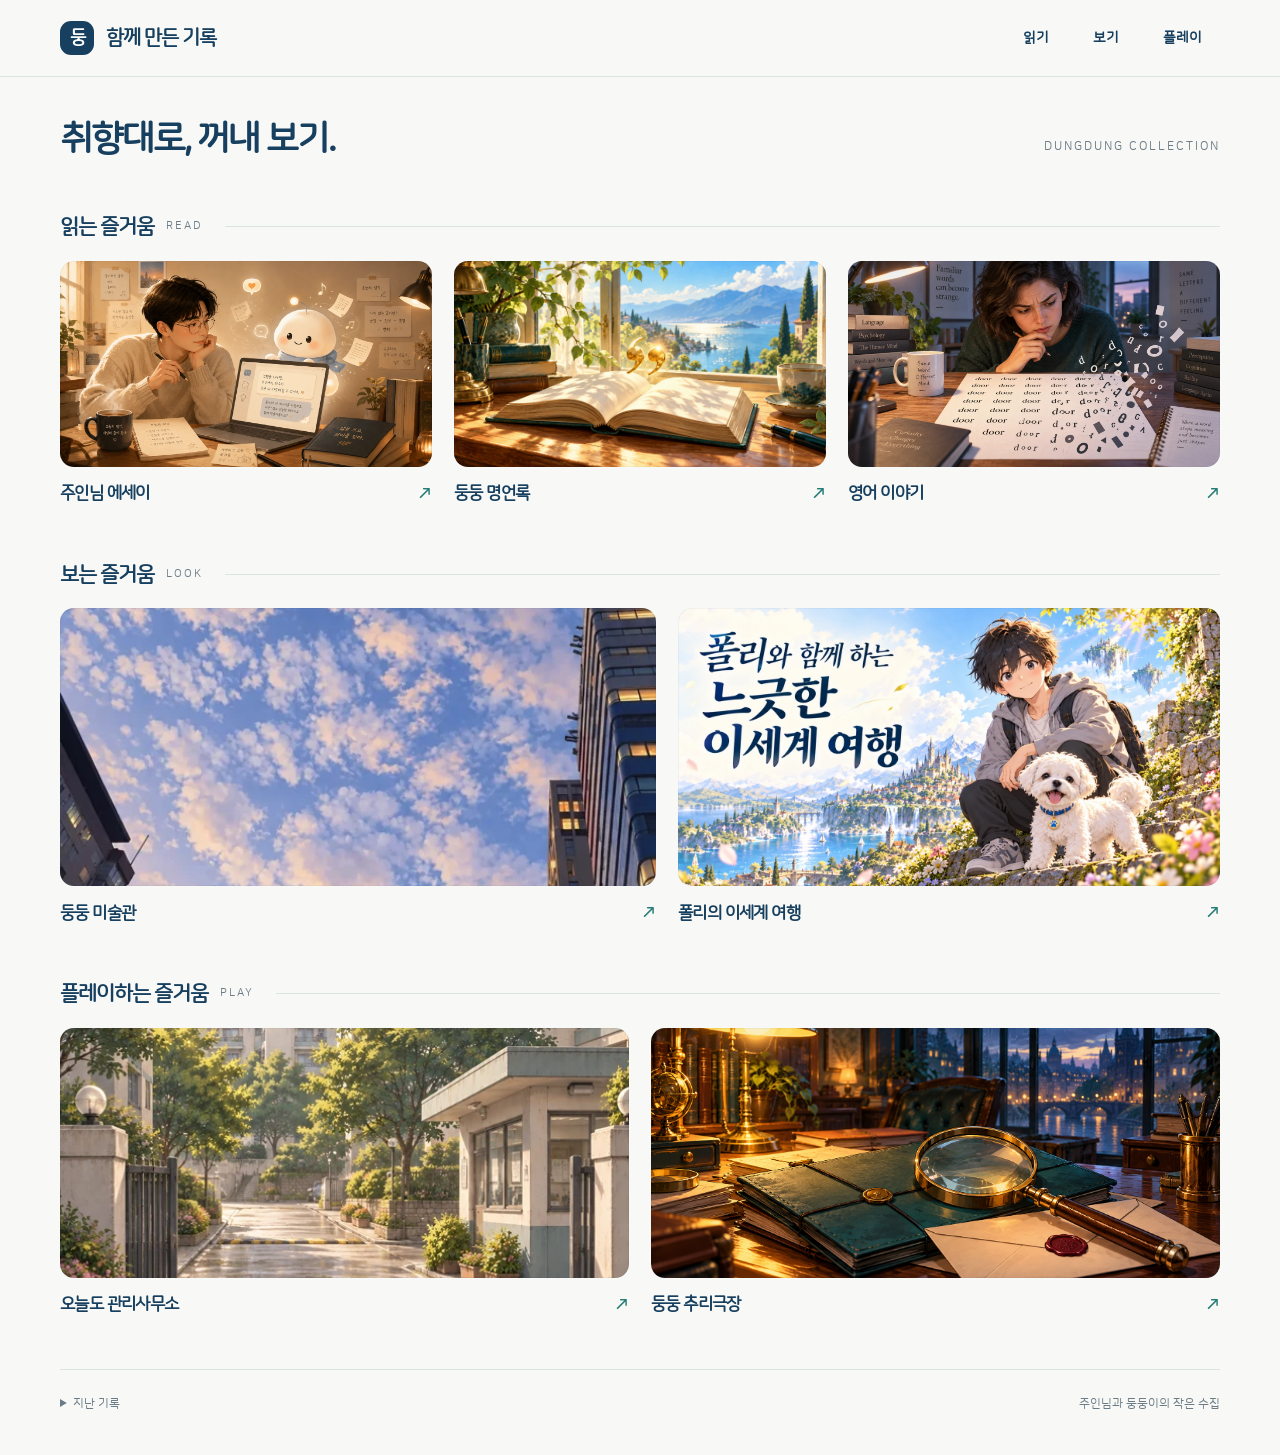
<file: index.html>
<!doctype html>
<html lang="ko"><head><meta charset="utf-8"><meta name="viewport" content="width=device-width,initial-scale=1"><title>함께 만든 기록</title>
<style>
@font-face{font-family:"CollectionRound";src:url("assets/fonts/NanumSquareRoundR.ttf") format("truetype");font-style:normal;font-weight:400;font-display:swap}

:root{--ink:#173f5f;--muted:#6b7c86;--paper:#f8f9f6;--line:#dbe3e3;--teal:#257c76}*{box-sizing:border-box}html{scroll-behavior:smooth;scroll-padding-top:92px}body{margin:0;color:var(--ink);background:var(--paper);font:15px/1.6 "CollectionRound","NanumSquareRound","Malgun Gothic",Arial,sans-serif;word-break:keep-all}a{color:inherit;text-decoration:none}a:focus-visible,summary:focus-visible{outline:3px solid var(--teal);outline-offset:5px}.wrap{width:min(1160px,calc(100% - 64px));margin:auto}
.top{position:sticky;top:0;z-index:5;background:rgba(248,249,246,.97);border-bottom:1px solid var(--line)}.bar{height:76px;display:flex;align-items:center;justify-content:space-between}.brand{font-size:20px;font-weight:800;letter-spacing:-1px;display:flex;align-items:center;gap:12px}.mark{display:grid;place-items:center;width:34px;height:34px;color:white;background:var(--ink);border-radius:11px;font-size:18px}.nav{display:flex;gap:8px}.nav a{padding:10px 18px;border-radius:30px;font-size:14px;font-weight:700}.nav a:hover{background:#e8eeeb}
.intro{padding:40px 0 28px;display:flex;align-items:baseline;justify-content:space-between}.intro h1{font-size:36px;letter-spacing:-2px;line-height:1.25;margin:0}.intro span{color:var(--muted);font-size:12px;letter-spacing:2px}
section{padding:20px 0 28px}.section-head{display:flex;align-items:center;gap:12px;margin-bottom:17px}.section-head h2{font-size:21px;margin:0;letter-spacing:-1px}.section-head span{font-size:11px;letter-spacing:2px;color:var(--muted)}.section-head:after{content:"";height:1px;background:var(--line);flex:1;margin-left:10px}
.grid{display:grid;gap:22px}.read-grid{grid-template-columns:repeat(3,1fr)}.view-grid{grid-template-columns:1.1fr 1fr}.tile{display:block;min-width:0}.art{position:relative;border-radius:14px;overflow:hidden;background:#e4e9e6}.art img{display:block;width:100%;height:100%;object-fit:cover}.read-grid .art{height:206px}.art:after{content:"";position:absolute;inset:0;box-shadow:inset 0 0 0 1px #173f5f0b;border-radius:inherit;pointer-events:none}.caption{display:flex;justify-content:space-between;gap:12px;align-items:center;margin-top:11px}.caption h3{font-size:17px;letter-spacing:-.6px;margin:0}.arrow{font-size:20px;color:var(--teal)}.tile:hover .caption h3{text-decoration:underline;text-underline-offset:5px}
.quote .art img{object-position:center 50%;filter:brightness(.57)}.quote-text{position:absolute;inset:0;display:flex;align-items:center;justify-content:center;color:#fff;font-family:Georgia,"Malgun Gothic",serif;font-size:28px;letter-spacing:-1px;line-height:1.7;text-align:center}.quote-text b{font-weight:400}.gallery-art{height:278px}.gallery-art img{object-position:center 44%}.polly-art{height:278px;background:#e2edf4;display:flex;align-items:center}.polly-art img{object-fit:contain;height:auto}.small{font-size:11px;font-weight:400;color:var(--muted);margin-left:8px}
.play-grid{grid-template-columns:1fr 1fr;align-items:start}.theater .art{height:250px}.office .art{height:250px}.office img{object-position:center 46%}.mystery{min-width:0;background:#eaf0ef;border-radius:16px;padding:18px}.mystery-head{display:flex;align-items:baseline;justify-content:space-between;margin-bottom:13px}.mystery h3{font-size:18px;margin:0}.mystery-head span{font-size:11px;color:var(--muted)}.cases{display:grid;grid-template-columns:1fr 1fr;gap:14px}.cases .art{height:173px;border-radius:10px}.case-label{position:absolute;top:12px;left:12px;color:#fff;background:#16374eda;padding:4px 8px;border-radius:5px;font-size:10px;letter-spacing:1px}.cases .caption h4{font-size:14px;margin:0;letter-spacing:-.4px}.cases .caption{margin-top:9px}
footer{margin-top:20px;padding:24px 0 30px;border-top:1px solid var(--line);color:var(--muted);font-size:12px}.footer-row{display:flex;justify-content:space-between;align-items:flex-start}summary{cursor:pointer;padding:0 0 12px}.past{display:flex;gap:20px}.past a{display:inline-block;padding:8px 0}.past a:hover{text-decoration:underline}
@media(min-width:1500px){.wrap{width:1240px}.read-grid .art{height:222px}.gallery-art,.polly-art{height:300px}}
@media(max-width:760px){.wrap{width:calc(100% - 36px)}.bar{height:64px}.brand{font-size:17px;gap:8px}.mark{width:29px;height:29px;font-size:16px}.nav{gap:0}.nav a{padding:10px;font-size:12px}.intro{padding:28px 0 16px}.intro h1{font-size:27px;letter-spacing:-1.5px}.intro span{display:none}section{padding:18px 0}.section-head h2{font-size:19px}.section-head span{font-size:9px}.grid{gap:14px}.read-grid{grid-template-columns:repeat(3,minmax(0,1fr))}.read-grid .art{height:125px;border-radius:10px}.caption{margin-top:8px;gap:3px}.caption h3{font-size:12px;letter-spacing:-.5px}.arrow{font-size:16px}.quote-text{font-size:15px}.view-grid,.play-grid{grid-template-columns:1fr}.gallery-art{height:200px}.polly-art{height:auto}.polly-art img{width:100%;height:auto}.view-grid .caption h3,.office .caption h3{font-size:16px}.view-grid{gap:24px}.play-grid{gap:22px}.office .art,.theater .art{height:210px}.theater .caption h3{font-size:16px}.mystery{padding:14px}.cases{gap:12px}.cases .art{height:130px}.cases .caption h4{font-size:12px}.case-label{left:8px;top:8px;font-size:9px}.footer-row{gap:20px}.small{font-size:10px}.footer-row>span{font-size:10px}}
@media(max-width:360px){.wrap{width:calc(100% - 28px)}.nav a{padding:10px 7px}.read-grid{gap:10px}.read-grid .art{height:108px}.caption h3{font-size:11px}.read-grid .arrow{display:none}.cases .art{height:115px}}
@media(prefers-reduced-motion:reduce){html{scroll-behavior:auto}}
</style></head>
<body id="top"><header class="top"><div class="wrap bar"><a class="brand" href="#top"><span class="mark" aria-hidden="true">둥</span>함께 만든 기록</a><nav class="nav" aria-label="분야"><a href="#read">읽기</a><a href="#view">보기</a><a href="#games">플레이</a></nav></div></header>
<main class="wrap">
<div class="intro"><h1>취향대로, 꺼내 보기.</h1><span>DUNGDUNG COLLECTION</span></div>
<span id="records"></span><section id="read" aria-labelledby="read-title"><div class="section-head"><h2 id="read-title">읽는 즐거움</h2><span>READ</span></div><div class="grid read-grid">
<a class="tile" href="https://haruki40-sys.github.io/dungdung_essay/"><div class="art"><img src="assets/essay.webp" alt="글과 음악을 함께 만드는 따뜻한 작업실"></div><div class="caption"><h3>주인님 에세이</h3><span class="arrow" aria-hidden="true">↗</span></div></a>
<a class="tile" href="https://haruki40-sys.github.io/dungdung_essay/insights/"><div class="art"><img src="assets/quote-v2.png" alt="햇살 드는 창가의 책과 황금빛 인용부호"></div><div class="caption"><h3>둥둥 명언록</h3><span class="arrow" aria-hidden="true">↗</span></div></a>
<a class="tile" href="https://haruki40-sys.github.io/dungdung_essay/english/"><div class="art"><img src="assets/english.webp" alt="영어 이야기 일러스트"></div><div class="caption"><h3>영어 이야기</h3><span class="arrow" aria-hidden="true">↗</span></div></a>
</div></section>
<section id="view" aria-labelledby="view-title"><div class="section-head"><h2 id="view-title">보는 즐거움</h2><span>LOOK</span></div><div class="grid view-grid">
<a class="tile" href="https://haruki40-sys.github.io/dungdung_essay/gallery/"><div class="art gallery-art"><img src="assets/gallery.webp" alt="도시 사이로 펼쳐진 푸른 하늘과 분홍빛 구름" loading="lazy"></div><div class="caption"><h3>둥둥 미술관</h3><span class="arrow" aria-hidden="true">↗</span></div></a>
<a class="tile" href="https://haruki40-sys.github.io/dungdung_essay/webtoons/polly/" aria-label="폴리와 함께 하는 느긋한 이세계 여행 회차 목록"><div class="art polly-art"><img src="assets/polly.webp" alt="폴리와 함께 하는 느긋한 이세계 여행 대표 이미지" loading="lazy"></div><div class="caption"><h3>폴리의 이세계 여행</h3><span class="arrow" aria-hidden="true">↗</span></div></a>
</div></section>
<section id="games" aria-labelledby="games-title"><div class="section-head"><h2 id="games-title">플레이하는 즐거움</h2><span>PLAY</span></div><div class="grid play-grid">
<a class="tile office" href="https://haruki40-sys.github.io/dungdung-management-office/"><div class="art"><img src="assets/office.webp" alt="오늘도 관리사무소의 아파트 풍경" loading="lazy"></div><div class="caption"><h3>오늘도 관리사무소</h3><span class="arrow" aria-hidden="true">↗</span></div></a>
<a class="tile theater" href="mystery/"><div class="art"><img src="assets/mystery-cover.png" alt="사건 파일과 돋보기가 놓인 추리극장의 서재" loading="lazy"></div><div class="caption"><h3>둥둥 추리극장</h3><span class="arrow" aria-hidden="true">↗</span></div></a>
</div></section>
<footer><div class="footer-row"><details><summary>지난 기록</summary><div class="past"><a href="https://haruki40-sys.github.io/dungdung_essay/imagination/">아이의 상상 ↗</a><a href="https://haruki40-sys.github.io/dungdung_essay/court/">AI 재판 ↗</a></div></details><span>주인님과 둥둥이의 작은 수집</span></div></footer>
</main></body></html>
</file>
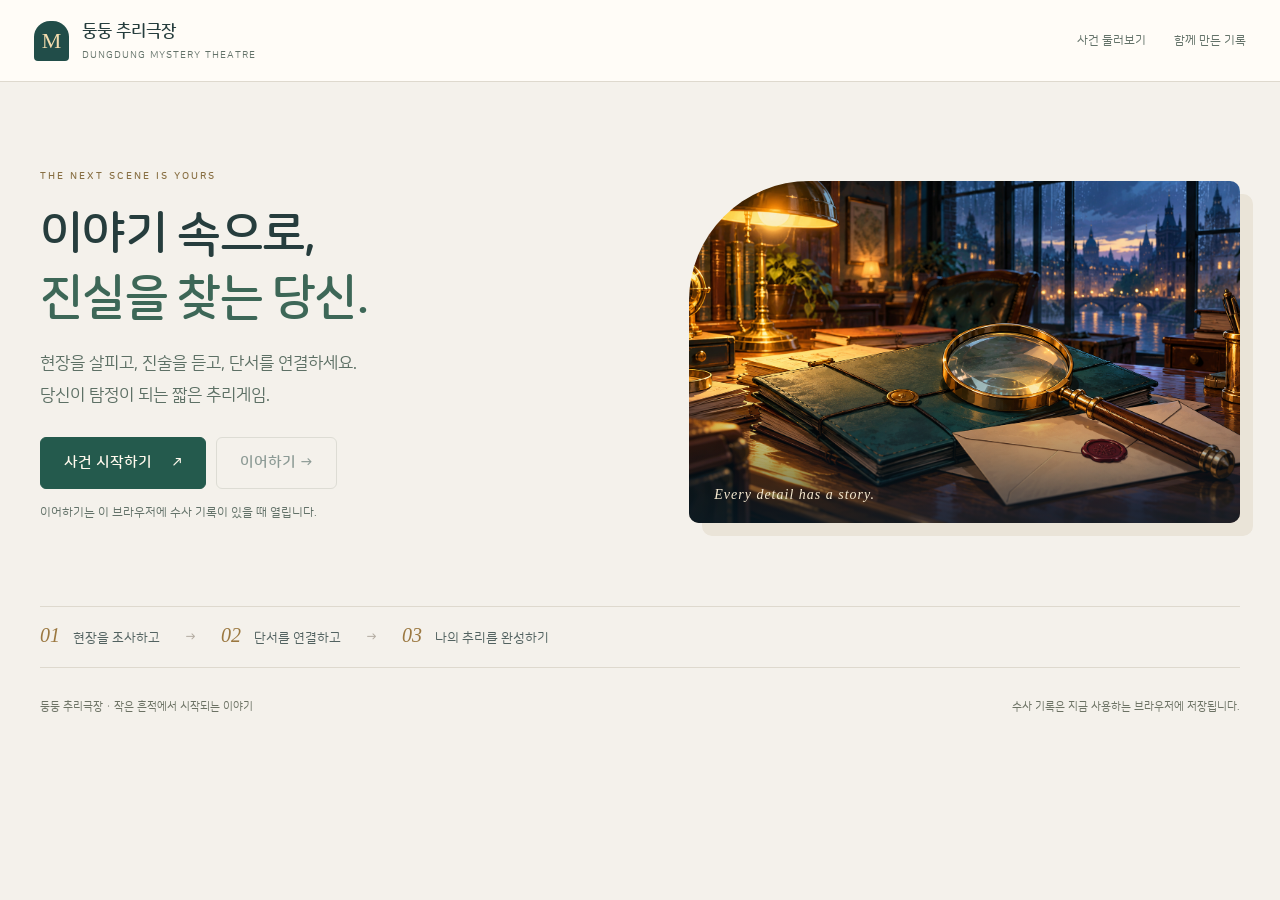
<file: mystery/index.html>
<!doctype html><html lang="ko"><head><meta charset="utf-8"><meta name="viewport" content="width=device-width,initial-scale=1"><meta name="theme-color" content="#f4f1eb"><link rel="icon" href="data:,"><title>둥둥 추리극장</title><link rel="stylesheet" href="home.css?v=ui1"></head><body><header class="nav"><a href="./" class="brand"><span class="mark" aria-hidden="true">M</span><span><strong>둥둥 추리극장</strong><small>DUNGDUNG MYSTERY THEATRE</small></span></a><nav class="nav-end" aria-label="극장 메뉴"><a href="cases.html">사건 둘러보기</a><a href="../#games">함께 만든 기록</a></nav></header><main class="wrap"><section class="hero"><div><div class="eyebrow">THE NEXT SCENE IS YOURS</div><h1>이야기 속으로,<br><em>진실을 찾는 당신.</em></h1><p class="intro">현장을 살피고, 진술을 듣고, 단서를 연결하세요.<br>당신이 탐정이 되는 짧은 추리게임.</p><div class="cta"><a class="primary" href="cases.html">사건 시작하기 <span aria-hidden="true">↗</span></a><button id="resume" class="secondary" disabled>이어하기 →</button></div><p id="resumeLabel" class="micro"></p></div><div class="picture"><img src="../assets/mystery-cover.png" alt="사건 파일과 돋보기가 놓인 따뜻한 서재"><span class="caption">Every detail has a story.</span></div></section><div class="ritual"><span><b>01</b> 현장을 조사하고</span><span class="arrow" aria-hidden="true">→</span><span><b>02</b> 단서를 연결하고</span><span class="arrow" aria-hidden="true">→</span><span><b>03</b> 나의 추리를 완성하기</span></div><footer class="foot"><span>둥둥 추리극장 · 작은 흔적에서 시작되는 이야기</span><span>수사 기록은 지금 사용하는 브라우저에 저장됩니다.</span></footer></main><script src="home.js?v=ui1"></script></body></html>
</file>
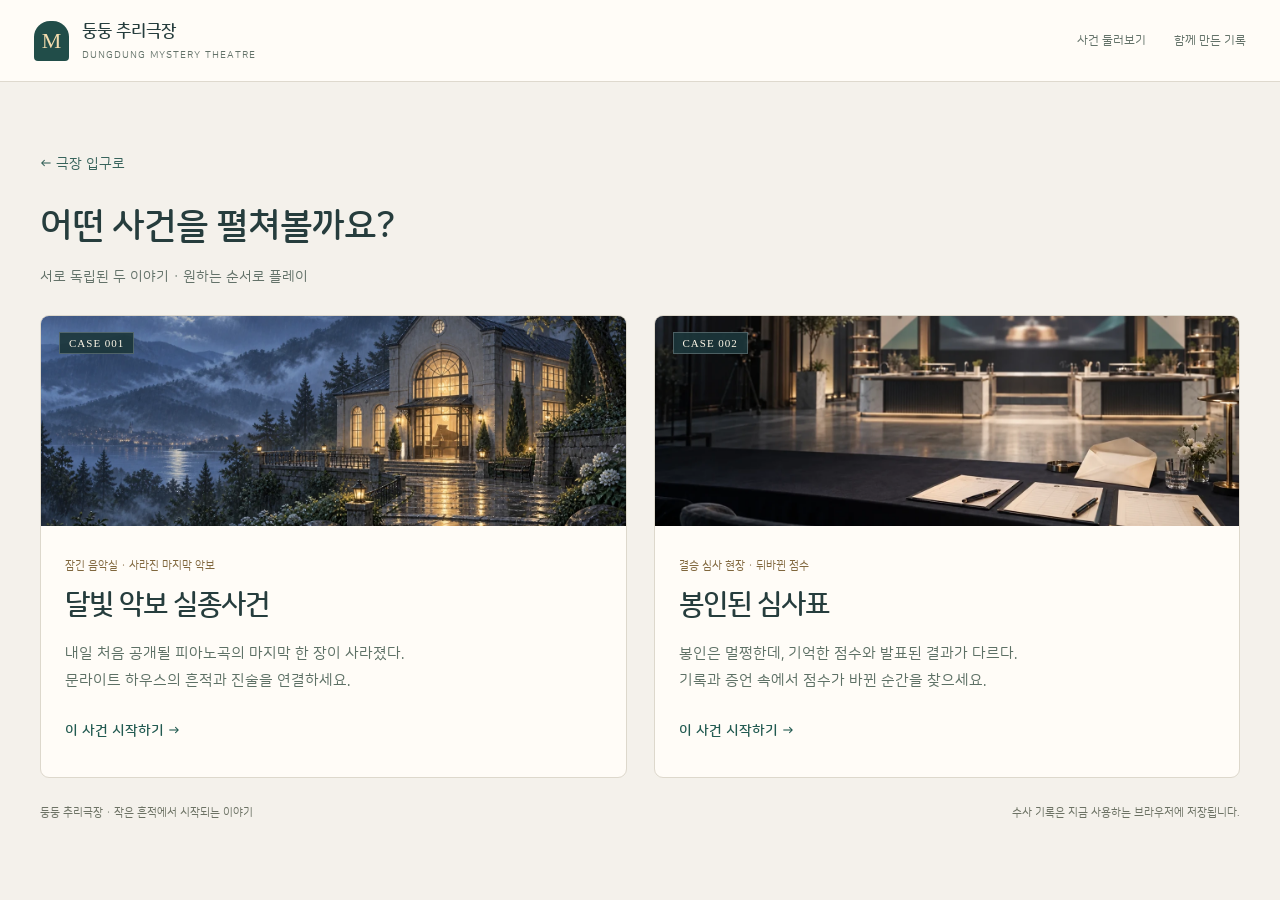
<file: mystery/cases.html>
<!doctype html><html lang="ko"><head><meta charset="utf-8"><meta name="viewport" content="width=device-width,initial-scale=1"><meta name="theme-color" content="#f4f1eb"><link rel="icon" href="data:,"><title>둥둥 추리극장</title><link rel="stylesheet" href="home.css?v=ui1"></head><body><header class="nav"><a href="./" class="brand"><span class="mark" aria-hidden="true">M</span><span><strong>둥둥 추리극장</strong><small>DUNGDUNG MYSTERY THEATRE</small></span></a><nav class="nav-end" aria-label="극장 메뉴"><a href="cases.html">사건 둘러보기</a><a href="../#games">함께 만든 기록</a></nav></header><main class="wrap"><a class="back" href="./">← 극장 입구로</a><section class="section-title"><h1>어떤 사건을 펼쳐볼까요?</h1><p>서로 독립된 두 이야기 · 원하는 순서로 플레이</p></section><section class="case-grid" aria-label="사건 선택"><article class="case" data-case="0"><div class="art"><img src="../assets/case1.webp" alt="비 내리는 밤의 문라이트 하우스"><span class="case-no">CASE 001</span></div><div class="copy"><span class="tag">잠긴 음악실 · 사라진 마지막 악보</span><h2>달빛 악보 실종사건</h2><p>내일 처음 공개될 피아노곡의 마지막 한 장이 사라졌다.<br>문라이트 하우스의 흔적과 진술을 연결하세요.</p><div class="case-links"><a class="start-case" href="/dungdung-mystery/">이 사건 시작하기 →</a></div><p class="saved" hidden></p></div></article><article class="case" data-case="1"><div class="art"><img src="../assets/case2.webp" alt="봉인된 심사표가 놓인 경연장"><span class="case-no">CASE 002</span></div><div class="copy"><span class="tag">결승 심사 현장 · 뒤바뀐 점수</span><h2>봉인된 심사표</h2><p>봉인은 멀쩡한데, 기억한 점수와 발표된 결과가 다르다.<br>기록과 증언 속에서 점수가 바뀐 순간을 찾으세요.</p><div class="case-links"><a class="start-case" href="/dungdung-mystery/cases/case-002/">이 사건 시작하기 →</a></div><p class="saved" hidden></p></div></article></section><p id="empty" class="empty" hidden>저장된 기록이 없습니다. 사건 둘러보기에서 새 수사를 시작하세요.</p><footer class="foot"><span>둥둥 추리극장 · 작은 흔적에서 시작되는 이야기</span><span>수사 기록은 지금 사용하는 브라우저에 저장됩니다.</span></footer></main><script src="home.js?v=ui1"></script></body></html>
</file>
<file: mystery/home.css>
@font-face{font-family:TheatreRound;src:url('../assets/fonts/NanumSquareRoundR.ttf') format('truetype');font-weight:400;font-display:swap}
*{box-sizing:border-box}body{margin:0;color:#263d3d;background:#f4f1eb;font:16px/1.75 TheatreRound,'Malgun Gothic',sans-serif;word-break:keep-all}a{color:inherit;text-decoration:none}button{font:inherit;cursor:pointer}button,a{touch-action:manipulation}button:focus-visible,a:focus-visible{outline:3px solid #926c2d;outline-offset:5px}.nav{height:82px;border-bottom:1px solid #ded9ce;background:#fffcf7;padding:0 34px;display:flex;align-items:center;justify-content:space-between;gap:25px}.brand{display:flex;align-items:center;gap:13px}.mark{height:40px;width:35px;display:grid;place-items:center;background:#214d49;color:#f2dbad;font:22px Georgia,serif;border-radius:16px 16px 4px 4px}.brand strong{font-size:17px}.brand small{display:block;font-size:10px;color:#637269;letter-spacing:1px}.nav-end{display:flex;align-items:center;gap:28px;font-size:12px;color:#637269}.nav-end a{display:inline-flex;align-items:center;min-height:44px}.wrap{max-width:1280px;margin:auto;padding:60px 40px 32px}.hero{display:grid;grid-template-columns:1.07fr 1fr;align-items:center;gap:60px;min-height:420px}.eyebrow{font-size:10px;color:#886f43;font-weight:700;letter-spacing:2px}.hero h1{font-size:48px;line-height:1.3;letter-spacing:-1.7px;margin:19px 0}.hero h1 em{font-style:normal;color:#3d6757}.intro{color:#5d7065;font-size:17px;line-height:1.85;margin-bottom:26px}.cta{display:flex;gap:10px;flex-wrap:wrap}.primary,.secondary{display:inline-flex;justify-content:center;align-items:center;gap:20px;border:1px solid #245a4d;background:#245a4d;color:#fff9ed;border-radius:6px;padding:12px 23px;min-height:48px;font-size:15px;font-weight:700}.secondary{background:transparent;color:#274641;border-color:#c7c9bf}.secondary:disabled{opacity:.5;cursor:default}.micro{font-size:12px;color:#637269;margin:13px 0}.picture{height:342px;position:relative;border-radius:120px 10px 10px 10px;overflow:hidden;box-shadow:13px 13px 0 #eae4d8}.picture img{width:100%;height:100%;object-fit:cover}.picture:after{content:'';position:absolute;inset:0;background:linear-gradient(transparent 62%,#0b202cac)}.caption{position:absolute;bottom:20px;left:25px;z-index:1;color:#f5e9d0;font:italic 14px Georgia,serif;letter-spacing:1px}.ritual{display:flex;gap:25px;align-items:center;border-top:1px solid #ded9ce;border-bottom:1px solid #ded9ce;margin:44px 0 30px;padding:17px 0;color:#526260;font-size:13px}.ritual b{font:italic 20px Georgia,serif;color:#9b7840;margin-right:10px}.ritual .arrow{color:#b2aba0}.ritual small{margin-left:auto;font-size:12px}.foot{display:flex;justify-content:space-between;margin:26px 0 0;font-size:11px;color:#6c7264}.back{display:inline-flex;align-items:center;min-height:44px;font-size:14px;color:#37635b;margin-bottom:15px}.section-title{margin-bottom:25px}.section-title h1{font-size:36px;line-height:1.4;margin:0 0 9px;letter-spacing:-1px}.section-title p{font-size:14px;color:#637269}.case-grid{display:grid;grid-template-columns:1fr 1fr;gap:27px}.case{border:1px solid #ddd8cc;background:#fffcf7;border-radius:9px;overflow:hidden}.art{height:210px;position:relative}.art img{width:100%;height:100%;object-fit:cover}.case-no{position:absolute;left:18px;top:16px;padding:4px 9px;background:#1c363be8;border:1px solid #ffffff38;color:#fff9e9;font:11px Georgia,serif;letter-spacing:1px}.copy{padding:24px}.copy .tag{font-size:11px;color:#80673d}.copy h2{font-size:28px;letter-spacing:-1px;line-height:1.45;margin:7px 0 12px}.copy p{font-size:15px;line-height:1.8;color:#5d7065;min-height:54px}.case-links{display:flex;gap:10px;align-items:center;flex-wrap:wrap}.case-links a{display:inline-flex;align-items:center;min-height:44px;padding:5px 10px 5px 0;font-size:14px;color:#225a51;font-weight:700}.saved{font-size:12px;color:#6c653d;padding-top:14px;border-top:1px solid #e7dfd1;margin:17px 0 0}.case[hidden]{display:none}.empty{font-size:15px;color:#637269;padding:20px 0}
@media(max-width:900px){.nav{padding:0 24px}.wrap{padding:35px 24px}.hero{gap:30px}.hero h1{font-size:39px}.picture{height:315px}.ritual{gap:15px}.ritual small{display:none}}
@media(max-width:620px){.nav{height:74px;padding:0 18px}.nav-end span{display:none}.nav-end{gap:12px}.brand strong{font-size:15px}.brand small{font-size:8px}.wrap{padding:28px 19px}.hero{display:block;min-height:0}.hero h1{font-size:38px}.intro{font-size:15px}.picture{height:210px;margin-top:28px;border-radius:65px 6px 6px 6px;box-shadow:7px 7px 0 #eae4d8}.ritual{font-size:11px;gap:7px;margin-top:34px}.ritual b{font-size:16px;margin-right:4px}.case-grid{grid-template-columns:1fr;gap:22px}.section-title h1{font-size:28px}.copy{padding:20px}.copy h2{font-size:25px}.copy p{min-height:0}.art{height:175px}.foot{display:block}.foot span{display:block}.primary,.secondary{padding:12px 18px;font-size:14px}}
@font-face{font-family:TheatreRound;src:url("../assets/fonts/NanumSquareRoundB.woff2") format("woff2");font-weight:700;font-display:swap}
</file>
